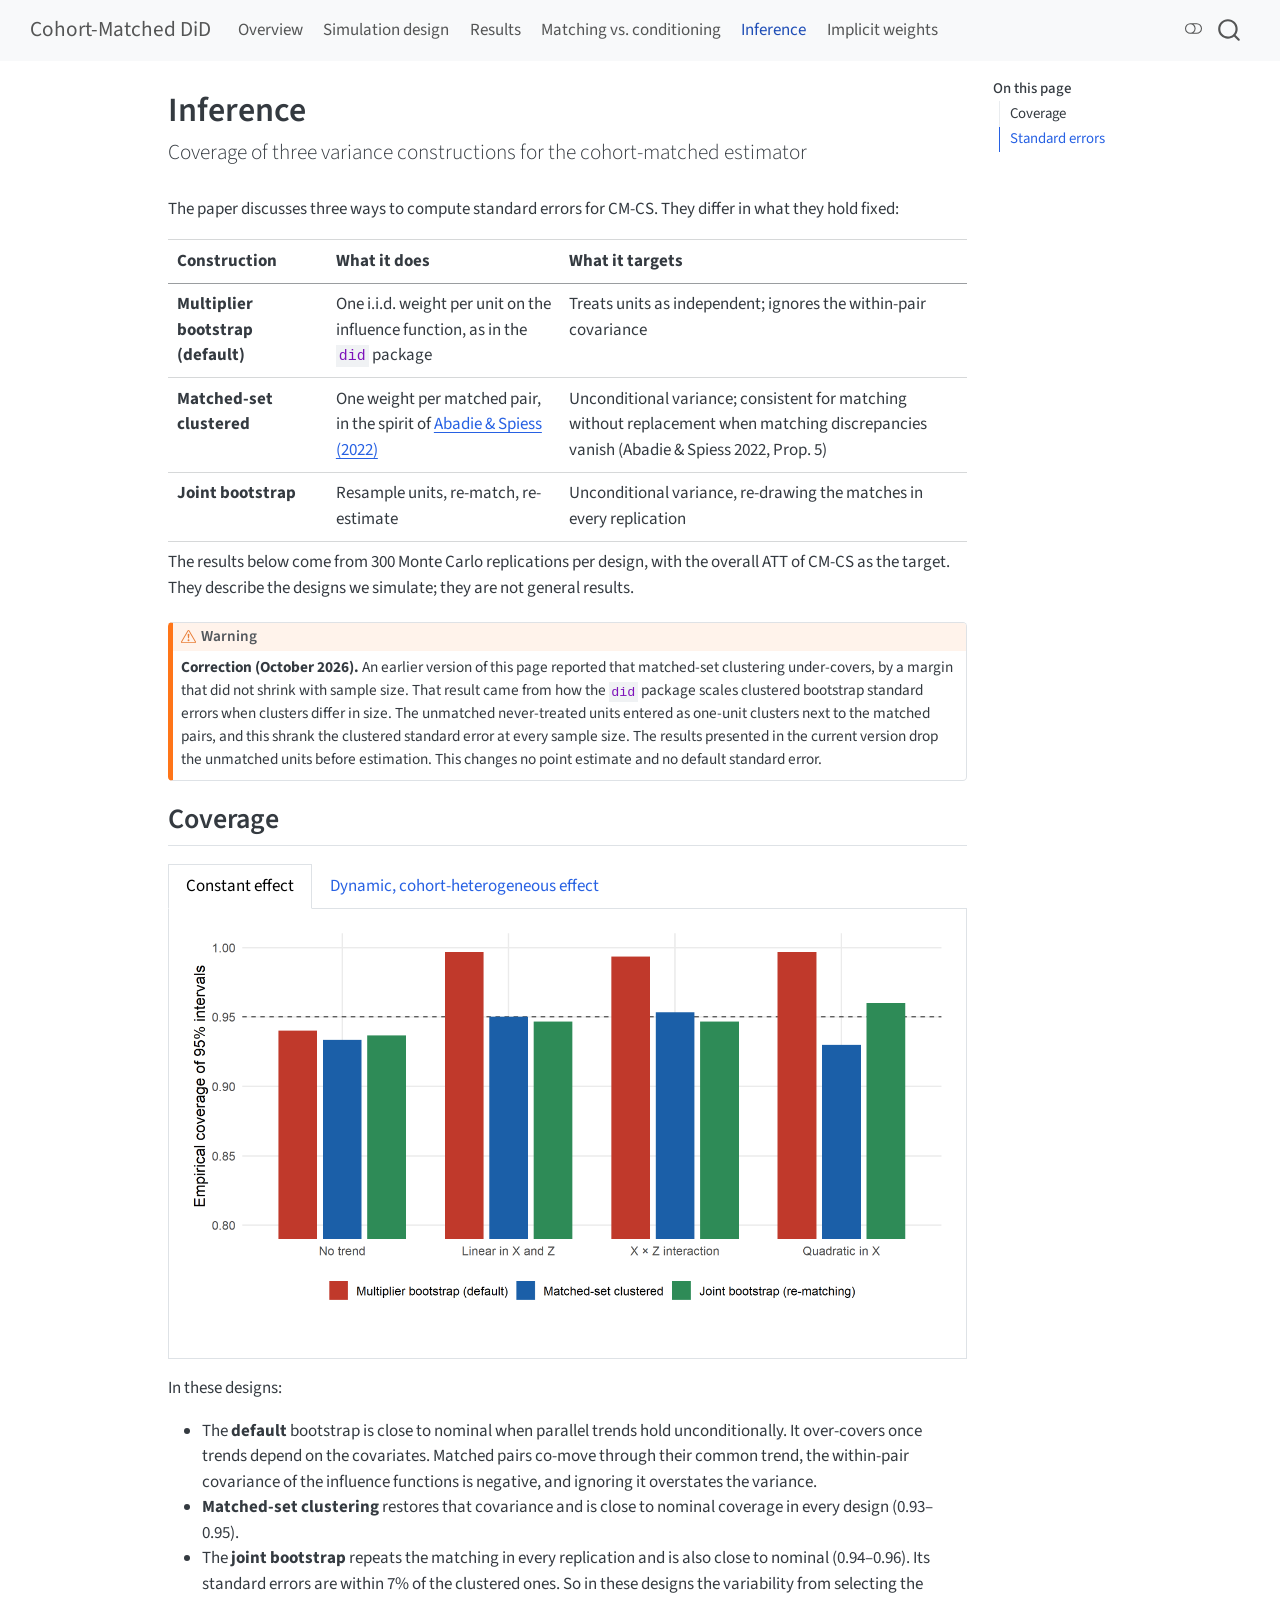
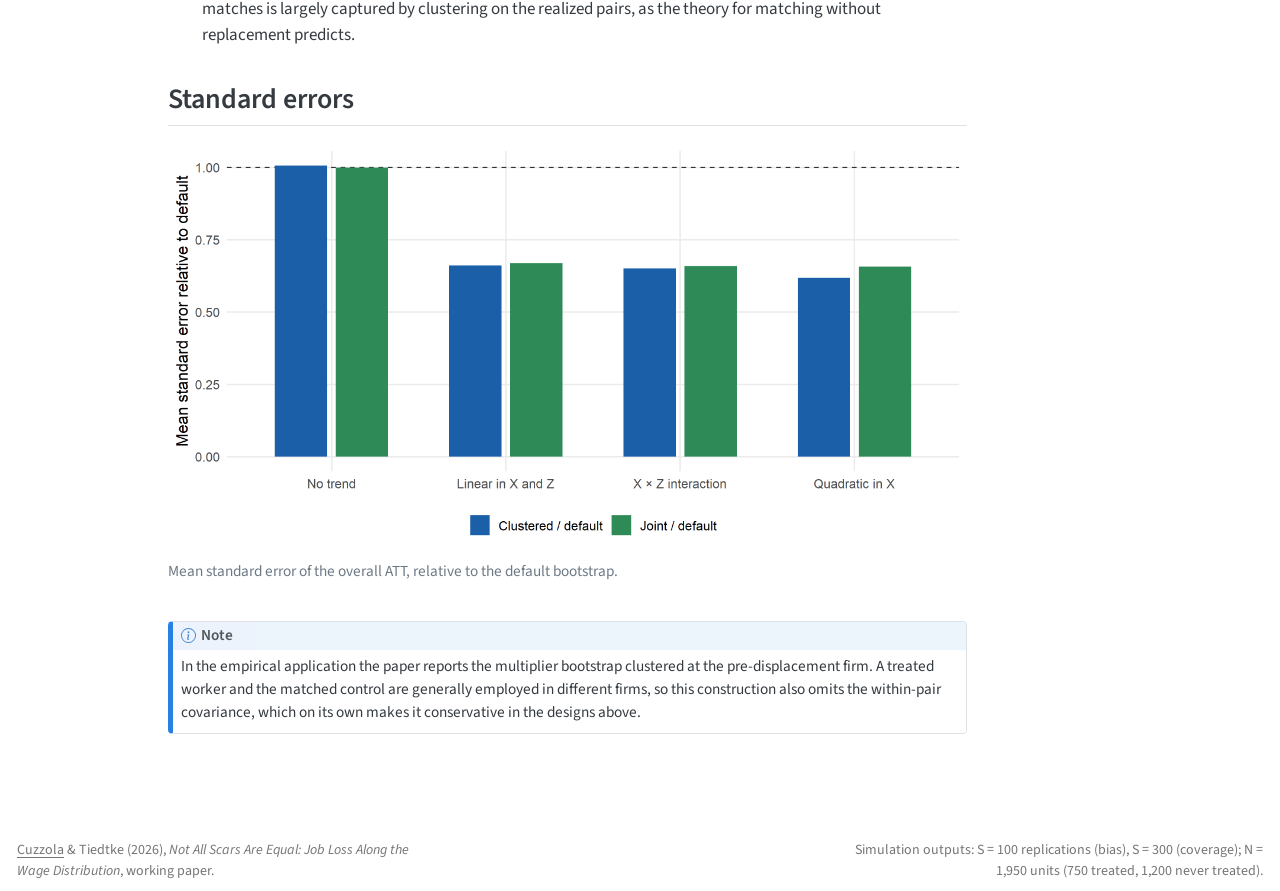
<file: inference.html>
<!DOCTYPE html>
<html xmlns="http://www.w3.org/1999/xhtml" lang="en" xml:lang="en"><head>

<meta charset="utf-8">
<meta name="generator" content="quarto-1.10.19">

<meta name="viewport" content="width=device-width, initial-scale=1.0, user-scalable=yes">


<title>Inference – Cohort-Matched DiD</title>
<style>
/* Default styles provided by pandoc.
** See https://pandoc.org/MANUAL.html#variables-for-html for config info.
*/
span.smallcaps{font-variant: small-caps;}
div.columns{display: flex; gap: 1.5em;}
div.column{flex: auto;}
@media screen {
div.columns{gap: min(4vw, 1.5em);}
div.column{overflow-x: auto;}
}
div.hanging-indent{margin-left: 1.5em; text-indent: -1.5em;}
ul.task-list{list-style: none;}
ul.task-list li input[type="checkbox"] {
  width: 0.8em;
  margin: 0 0.8em 0.2em -1em; /* quarto-specific, see https://github.com/quarto-dev/quarto-cli/issues/4556 */ 
  vertical-align: middle;
}
</style>


<script src="site_libs/quarto-nav/quarto-nav.js"></script>
<script src="site_libs/quarto-nav/headroom.min.js"></script>
<script src="site_libs/clipboard/clipboard.min.js"></script>
<script src="site_libs/quarto-search/autocomplete.umd.js"></script>
<script src="site_libs/quarto-search/fuse.min.js"></script>
<script src="site_libs/quarto-search/quarto-search.js"></script>
<meta name="quarto:offset" content="./">
<script src="site_libs/quarto-html/quarto.js" type="module"></script>
<script src="site_libs/quarto-html/tabsets/tabsets.js" type="module"></script>
<script src="site_libs/quarto-html/popper.min.js"></script>
<script src="site_libs/quarto-html/tippy.umd.min.js"></script>
<script src="site_libs/quarto-html/anchor.min.js"></script>
<link href="site_libs/quarto-html/tippy.css" rel="stylesheet">
<link href="site_libs/quarto-html/quarto-syntax-highlighting-bf27225e3a48a9273f3daa8f8e829971.css" rel="stylesheet" class="quarto-color-scheme" id="quarto-text-highlighting-styles">
<link href="site_libs/quarto-html/quarto-syntax-highlighting-dark-b626d73c4c936ccc3cb08be7d45d1df6.css" rel="stylesheet" class="quarto-color-scheme quarto-color-alternate" id="quarto-text-highlighting-styles">
<link href="site_libs/quarto-html/quarto-syntax-highlighting-bf27225e3a48a9273f3daa8f8e829971.css" rel="stylesheet" class="quarto-color-scheme-extra" id="quarto-text-highlighting-styles">
<script src="site_libs/bootstrap/bootstrap.min.js"></script>
<link href="site_libs/bootstrap/bootstrap-icons.css" rel="stylesheet">
<link href="site_libs/bootstrap/bootstrap-172ba59bd5e0b52282274ba0c0cc16fc.min.css" rel="stylesheet" append-hash="true" class="quarto-color-scheme" id="quarto-bootstrap" data-mode="light">
<link href="site_libs/bootstrap/bootstrap-dark-8b348f4b4b74a528bf910da1e8c5139e.min.css" rel="stylesheet" append-hash="true" class="quarto-color-scheme quarto-color-alternate" id="quarto-bootstrap" data-mode="dark">
<link href="site_libs/bootstrap/bootstrap-172ba59bd5e0b52282274ba0c0cc16fc.min.css" rel="stylesheet" append-hash="true" class="quarto-color-scheme-extra" id="quarto-bootstrap" data-mode="light">
<script id="quarto-search-options" type="application/json">{
  "location": "navbar",
  "copy-button": false,
  "collapse-after": 3,
  "panel-placement": "end",
  "type": "overlay",
  "limit": 50,
  "keyboard-shortcut": [
    "f",
    "/",
    "s"
  ],
  "show-item-context": false,
  "language": {
    "search-no-results-text": "No results",
    "search-matching-documents-text": "matching documents",
    "search-copy-link-title": "Copy link to search",
    "search-hide-matches-text": "Hide additional matches",
    "search-more-match-text": "more match in this document",
    "search-more-matches-text": "more matches in this document",
    "search-clear-button-title": "Clear",
    "search-text-placeholder": "",
    "search-detached-cancel-button-title": "Cancel",
    "search-submit-button-title": "Submit",
    "search-label": "Search"
  }
}</script>
<style>html{ scroll-behavior: smooth; }</style>


<link rel="stylesheet" href="styles.css">
</head>

<body class="nav-fixed quarto-light"><script id="quarto-html-before-body" type="application/javascript">
    const toggleBodyColorMode = (bsSheetEl) => {
      const mode = bsSheetEl.getAttribute("data-mode");
      const bodyEl = window.document.querySelector("body");
      if (mode === "dark") {
        bodyEl.classList.add("quarto-dark");
        bodyEl.classList.remove("quarto-light");
      } else {
        bodyEl.classList.add("quarto-light");
        bodyEl.classList.remove("quarto-dark");
      }
    }
    const toggleBodyColorPrimary = () => {
      const bsSheetEl = window.document.querySelector("link#quarto-bootstrap:not([rel=disabled-stylesheet])");
      if (bsSheetEl) {
        toggleBodyColorMode(bsSheetEl);
      }
    }
    const setColorSchemeToggle = (alternate) => {
      const toggles = window.document.querySelectorAll('.quarto-color-scheme-toggle');
      for (let i=0; i < toggles.length; i++) {
        const toggle = toggles[i];
        if (toggle) {
          if (alternate) {
            toggle.classList.add("alternate");
          } else {
            toggle.classList.remove("alternate");
          }
        }
      }
    };
    const toggleColorMode = (alternate) => {
      // Switch the stylesheets
      const primaryStylesheets = window.document.querySelectorAll('link.quarto-color-scheme:not(.quarto-color-alternate)');
      const alternateStylesheets = window.document.querySelectorAll('link.quarto-color-scheme.quarto-color-alternate');
      manageTransitions('#quarto-margin-sidebar .nav-link', false);
      if (alternate) {
        // note: dark is layered on light, we don't disable primary!
        enableStylesheet(alternateStylesheets);
        for (const sheetNode of alternateStylesheets) {
          if (sheetNode.id === "quarto-bootstrap") {
            toggleBodyColorMode(sheetNode);
          }
        }
      } else {
        disableStylesheet(alternateStylesheets);
        enableStylesheet(primaryStylesheets)
        toggleBodyColorPrimary();
      }
      manageTransitions('#quarto-margin-sidebar .nav-link', true);
      // Switch the toggles
      setColorSchemeToggle(alternate)
      // Hack to workaround the fact that safari doesn't
      // properly recolor the scrollbar when toggling (#1455)
      if (navigator.userAgent.indexOf('Safari') > 0 && navigator.userAgent.indexOf('Chrome') == -1) {
        manageTransitions("body", false);
        window.scrollTo(0, 1);
        setTimeout(() => {
          window.scrollTo(0, 0);
          manageTransitions("body", true);
        }, 40);
      }
    }
    const disableStylesheet = (stylesheets) => {
      for (let i=0; i < stylesheets.length; i++) {
        const stylesheet = stylesheets[i];
        stylesheet.rel = 'disabled-stylesheet';
      }
    }
    const enableStylesheet = (stylesheets) => {
      for (let i=0; i < stylesheets.length; i++) {
        const stylesheet = stylesheets[i];
        if(stylesheet.rel !== 'stylesheet') { // for Chrome, which will still FOUC without this check
          stylesheet.rel = 'stylesheet';
        }
      }
    }
    const manageTransitions = (selector, allowTransitions) => {
      const els = window.document.querySelectorAll(selector);
      for (let i=0; i < els.length; i++) {
        const el = els[i];
        if (allowTransitions) {
          el.classList.remove('notransition');
        } else {
          el.classList.add('notransition');
        }
      }
    }
    const isFileUrl = () => {
      return window.location.protocol === 'file:';
    }
    const hasAlternateSentinel = () => {
      let styleSentinel = getColorSchemeSentinel();
      if (styleSentinel !== null) {
        return styleSentinel === "alternate";
      } else {
        return false;
      }
    }
    const setStyleSentinel = (alternate) => {
      const value = alternate ? "alternate" : "default";
      if (!isFileUrl()) {
        window.localStorage.setItem("quarto-color-scheme", value);
      } else {
        localAlternateSentinel = value;
      }
    }
    const getColorSchemeSentinel = () => {
      if (!isFileUrl()) {
        const storageValue = window.localStorage.getItem("quarto-color-scheme");
        return storageValue != null ? storageValue : localAlternateSentinel;
      } else {
        return localAlternateSentinel;
      }
    }
    const toggleGiscusIfUsed = (isAlternate, darkModeDefault) => {
      const baseTheme = document.querySelector('#giscus-base-theme')?.value ?? 'light';
      const alternateTheme = document.querySelector('#giscus-alt-theme')?.value ?? 'dark';
      let newTheme = '';
      if(authorPrefersDark) {
        newTheme = isAlternate ? baseTheme : alternateTheme;
      } else {
        newTheme = isAlternate ? alternateTheme : baseTheme;
      }
      const changeGiscusTheme = () => {
        // From: https://github.com/giscus/giscus/issues/336
        const sendMessage = (message) => {
          const iframe = document.querySelector('iframe.giscus-frame');
          if (!iframe) return;
          iframe.contentWindow.postMessage({ giscus: message }, 'https://giscus.app');
        }
        sendMessage({
          setConfig: {
            theme: newTheme
          }
        });
      }
      const isGiscussLoaded = window.document.querySelector('iframe.giscus-frame') !== null;
      if (isGiscussLoaded) {
        changeGiscusTheme();
      }
    };
    const authorPrefersDark = false;
    const darkModeDefault = authorPrefersDark;
      document.querySelector('link#quarto-text-highlighting-styles.quarto-color-scheme-extra').rel = 'disabled-stylesheet';
      document.querySelector('link#quarto-bootstrap.quarto-color-scheme-extra').rel = 'disabled-stylesheet';
    let localAlternateSentinel = darkModeDefault ? 'alternate' : 'default';
    // Dark / light mode switch
    window.quartoToggleColorScheme = () => {
      // Read the current dark / light value
      let toAlternate = !hasAlternateSentinel();
      toggleColorMode(toAlternate);
      setStyleSentinel(toAlternate);
      toggleGiscusIfUsed(toAlternate, darkModeDefault);
      window.dispatchEvent(new Event('resize'));
    };
    // Switch to dark mode if need be
    if (hasAlternateSentinel()) {
      toggleColorMode(true);
    } else {
      toggleColorMode(false);
    }
  </script>

<div id="quarto-search-results"></div>
  <header id="quarto-header" class="headroom fixed-top">
    <nav class="navbar navbar-expand-lg " data-bs-theme="dark">
      <div class="navbar-container container-fluid">
      <div class="navbar-brand-container mx-auto">
    <a class="navbar-brand" href="./index.html">
    <span class="navbar-title">Cohort-Matched DiD</span>
    </a>
  </div>
            <div id="quarto-search" class="" title="Search"></div>
          <button class="navbar-toggler" type="button" data-bs-toggle="collapse" data-bs-target="#navbarCollapse" aria-controls="navbarCollapse" role="menu" aria-expanded="false" aria-label="Toggle navigation" onclick="if (window.quartoToggleHeadroom) { window.quartoToggleHeadroom(); }">
  <span class="navbar-toggler-icon"></span>
</button>
          <div class="collapse navbar-collapse" id="navbarCollapse">
            <ul class="navbar-nav navbar-nav-scroll me-auto">
  <li class="nav-item">
    <a class="nav-link" href="./index.html"> 
<span class="menu-text">Overview</span></a>
  </li>  
  <li class="nav-item">
    <a class="nav-link" href="./design.html"> 
<span class="menu-text">Simulation design</span></a>
  </li>  
  <li class="nav-item">
    <a class="nav-link" href="./results.html"> 
<span class="menu-text">Results</span></a>
  </li>  
  <li class="nav-item">
    <a class="nav-link" href="./conditioning.html"> 
<span class="menu-text">Matching vs.&nbsp;conditioning</span></a>
  </li>  
  <li class="nav-item">
    <a class="nav-link active" href="./inference.html" aria-current="page"> 
<span class="menu-text">Inference</span></a>
  </li>  
  <li class="nav-item">
    <a class="nav-link" href="./weights.html"> 
<span class="menu-text">Implicit weights</span></a>
  </li>  
</ul>
          </div> <!-- /navcollapse -->
            <div class="quarto-navbar-tools">
  <a href="" class="quarto-color-scheme-toggle quarto-navigation-tool  px-1" onclick="window.quartoToggleColorScheme(); return false;" title="Toggle dark mode"><i class="bi"></i></a>
</div>
      </div> <!-- /container-fluid -->
    </nav>
</header>
<!-- content -->
<div id="quarto-content" class="quarto-container page-columns page-rows-contents page-layout-article page-navbar">
<!-- sidebar -->
<!-- margin-sidebar -->
    <div id="quarto-margin-sidebar" class="sidebar margin-sidebar">
        <nav id="TOC" role="doc-toc" class="toc-active">
    <h2 id="toc-title">On this page</h2>
   
  <ul class="collapse">
  <li><a href="#coverage" id="toc-coverage" class="nav-link active" data-scroll-target="#coverage">Coverage</a></li>
  <li><a href="#standard-errors" id="toc-standard-errors" class="nav-link" data-scroll-target="#standard-errors">Standard errors</a></li>
  </ul>
</nav>
    </div>
<!-- main -->
<main class="content" id="quarto-document-content">


<header id="title-block-header" class="quarto-title-block default">
<div class="quarto-title">
<h1 class="title">Inference</h1>
<p class="subtitle lead">Coverage of three variance constructions for the cohort-matched estimator</p>
</div>



<div class="quarto-title-meta">

    
  
    
  </div>
  


</header>


<p>The paper discusses three ways to compute standard errors for CM-CS. They differ in what they hold fixed:</p>
<table class="caption-top table">
<thead>
<tr class="header">
<th>Construction</th>
<th>What it does</th>
<th>What it targets</th>
</tr>
</thead>
<tbody>
<tr class="odd">
<td><strong>Multiplier bootstrap (default)</strong></td>
<td>One i.i.d. weight per unit on the influence function, as in the <code>did</code> package</td>
<td>Treats units as independent; ignores the within-pair covariance</td>
</tr>
<tr class="even">
<td><strong>Matched-set clustered</strong></td>
<td>One weight per matched pair, in the spirit of <a href="https://doi.org/10.1080/01621459.2020.1840383">Abadie &amp; Spiess (2022)</a></td>
<td>Unconditional variance; consistent for matching without replacement when matching discrepancies vanish (Abadie &amp; Spiess 2022, Prop. 5)</td>
</tr>
<tr class="odd">
<td><strong>Joint bootstrap</strong></td>
<td>Resample units, re-match, re-estimate</td>
<td>Unconditional variance, re-drawing the matches in every replication</td>
</tr>
</tbody>
</table>
<p>The results below come from 300 Monte Carlo replications per design, with the overall ATT of CM-CS as the target. They describe the designs we simulate; they are not general results.</p>
<div class="callout callout-style-default callout-warning callout-titled">
<div class="callout-header d-flex align-content-center">
<div class="callout-icon-container">
<i class="callout-icon"></i>
</div>
<div class="callout-title-container flex-fill">
Warning
</div>
</div>
<div class="callout-body-container callout-body">
<p><strong>Correction (October 2026).</strong> An earlier version of this page reported that matched-set clustering under-covers, by a margin that did not shrink with sample size. That result came from how the <code>did</code> package scales clustered bootstrap standard errors when clusters differ in size. The unmatched never-treated units entered as one-unit clusters next to the matched pairs, and this shrank the clustered standard error at every sample size. The results presented in the current version drop the unmatched units before estimation. This changes no point estimate and no default standard error.</p>
</div>
</div>
<section id="coverage" class="level2">
<h2 class="anchored" data-anchor-id="coverage">Coverage</h2>
<div class="tabset-margin-container"></div><div class="panel-tabset">
<ul class="nav nav-tabs" role="tablist"><li class="nav-item" role="presentation"><a class="nav-link active" id="tabset-1-1-tab" data-bs-toggle="tab" data-bs-target="#tabset-1-1" role="tab" aria-controls="tabset-1-1" aria-selected="true" href="">Constant effect</a></li><li class="nav-item" role="presentation"><a class="nav-link" id="tabset-1-2-tab" data-bs-toggle="tab" data-bs-target="#tabset-1-2" role="tab" aria-controls="tabset-1-2" aria-selected="false" href="">Dynamic, cohort-heterogeneous effect</a></li></ul>
<div class="tab-content">
<div id="tabset-1-1" class="tab-pane active" role="tabpanel" aria-labelledby="tabset-1-1-tab">
<div class="cell">
<div class="cell-output-display">
<div>
<figure class="figure">
<p><img src="inference_files/figure-html/unnamed-chunk-2-1.png" class="img-fluid figure-img" width="1350"></p>
</figure>
</div>
</div>
</div>
</div>
<div id="tabset-1-2" class="tab-pane" role="tabpanel" aria-labelledby="tabset-1-2-tab">
<div class="cell">
<div class="cell-output-display">
<div>
<figure class="figure">
<p><img src="inference_files/figure-html/unnamed-chunk-3-1.png" class="img-fluid figure-img" width="1350"></p>
</figure>
</div>
</div>
</div>
</div>
</div>
</div>
<p>In these designs:</p>
<ul>
<li>The <strong>default</strong> bootstrap is close to nominal when parallel trends hold unconditionally. It over-covers once trends depend on the covariates. Matched pairs co-move through their common trend, the within-pair covariance of the influence functions is negative, and ignoring it overstates the variance.</li>
<li><strong>Matched-set clustering</strong> restores that covariance and is close to nominal coverage in every design (0.93–0.95).</li>
<li>The <strong>joint bootstrap</strong> repeats the matching in every replication and is also close to nominal (0.94–0.96). Its standard errors are within 7% of the clustered ones. So in these designs the variability from selecting the matches is largely captured by clustering on the realized pairs, as the theory for matching without replacement predicts.</li>
</ul>
</section>
<section id="standard-errors" class="level2">
<h2 class="anchored" data-anchor-id="standard-errors">Standard errors</h2>
<div class="cell">
<div class="cell-output-display">
<div class="quarto-figure quarto-figure-center">
<figure class="figure">
<p><img src="inference_files/figure-html/unnamed-chunk-5-1.png" class="img-fluid figure-img" width="1350"></p>
<figcaption>Mean standard error of the overall ATT, relative to the default bootstrap.</figcaption>
</figure>
</div>
</div>
</div>
<div class="callout callout-style-default callout-note callout-titled">
<div class="callout-header d-flex align-content-center">
<div class="callout-icon-container">
<i class="callout-icon"></i>
</div>
<div class="callout-title-container flex-fill">
Note
</div>
</div>
<div class="callout-body-container callout-body">
<p>In the empirical application the paper reports the multiplier bootstrap clustered at the pre-displacement firm. A treated worker and the matched control are generally employed in different firms, so this construction also omits the within-pair covariance, which on its own makes it conservative in the designs above.</p>
</div>
</div>


</section>

</main> <!-- /main -->
<script id="quarto-html-after-body" type="application/javascript">
  window.document.addEventListener("DOMContentLoaded", function (event) {
    // Ensure there is a toggle, if there isn't float one in the top right
    if (window.document.querySelector('.quarto-color-scheme-toggle') === null) {
      const a = window.document.createElement('a');
      a.classList.add('top-right');
      a.classList.add('quarto-color-scheme-toggle');
      a.href = "";
      a.onclick = function() { try { window.quartoToggleColorScheme(); } catch {} return false; };
      const i = window.document.createElement("i");
      i.classList.add('bi');
      a.appendChild(i);
      window.document.body.appendChild(a);
    }
    setColorSchemeToggle(hasAlternateSentinel())
    const icon = "";
    const anchorJS = new window.AnchorJS();
    anchorJS.options = {
      placement: 'right',
      icon: icon
    };
    anchorJS.add('.anchored');
    const isCodeAnnotation = (el) => {
      for (const clz of el.classList) {
        if (clz.startsWith('code-annotation-')) {                     
          return true;
        }
      }
      return false;
    }
    const onCopySuccess = function(e) {
      // button target
      const button = e.trigger;
      // don't keep focus
      button.blur();
      // flash "checked"
      button.classList.add('code-copy-button-checked');
      var currentTitle = button.getAttribute("title");
      button.setAttribute("title", "Copied!");
      let tooltip;
      if (window.bootstrap) {
        button.setAttribute("data-bs-toggle", "tooltip");
        button.setAttribute("data-bs-placement", "left");
        button.setAttribute("data-bs-title", "Copied!");
        tooltip = new bootstrap.Tooltip(button, 
          { trigger: "manual", 
            customClass: "code-copy-button-tooltip",
            offset: [0, -8]});
        tooltip.show();    
      }
      setTimeout(function() {
        if (tooltip) {
          tooltip.hide();
          button.removeAttribute("data-bs-title");
          button.removeAttribute("data-bs-toggle");
          button.removeAttribute("data-bs-placement");
        }
        button.setAttribute("title", currentTitle);
        button.classList.remove('code-copy-button-checked');
      }, 1000);
      // clear code selection
      e.clearSelection();
    }
    const getTextToCopy = function(trigger) {
      const outerScaffold = trigger.parentElement.cloneNode(true);
      const codeEl = outerScaffold.querySelector('code');
      for (const childEl of codeEl.children) {
        if (isCodeAnnotation(childEl)) {
          childEl.remove();
        }
      }
      return codeEl.innerText;
    }
    const clipboard = new window.ClipboardJS('.code-copy-button:not([data-in-quarto-modal])', {
      text: getTextToCopy
    });
    clipboard.on('success', onCopySuccess);
    if (window.document.getElementById('quarto-embedded-source-code-modal')) {
      const clipboardModal = new window.ClipboardJS('.code-copy-button[data-in-quarto-modal]', {
        text: getTextToCopy,
        container: window.document.getElementById('quarto-embedded-source-code-modal')
      });
      clipboardModal.on('success', onCopySuccess);
    }
      var localhostRegex = new RegExp(/^(?:http|https):\/\/localhost\:?[0-9]*\//);
      var mailtoRegex = new RegExp(/^mailto:/);
        var filterRegex = new RegExp("https:\/\/acuz\.github\.io\/cohort-matched-did\/");
      var isInternal = (href) => {
          return filterRegex.test(href) || localhostRegex.test(href) || mailtoRegex.test(href);
      }
      // Inspect non-navigation links and adorn them if external
     var links = window.document.querySelectorAll('a[href]:not(.nav-link):not(.navbar-brand):not(.toc-action):not(.sidebar-link):not(.sidebar-item-toggle):not(.pagination-link):not(.no-external):not([aria-hidden]):not(.dropdown-item):not(.quarto-navigation-tool):not(.about-link)');
      for (var i=0; i<links.length; i++) {
        const link = links[i];
        if (!isInternal(link.href)) {
          // undo the damage that might have been done by quarto-nav.js in the case of
          // links that we want to consider external
          if (link.dataset.originalHref !== undefined) {
            link.href = link.dataset.originalHref;
          }
        }
      }
    function tippyHover(el, contentFn, onTriggerFn, onUntriggerFn) {
      const config = {
        allowHTML: true,
        maxWidth: 500,
        delay: 100,
        arrow: false,
        appendTo: function(el) {
            return el.parentElement;
        },
        interactive: true,
        interactiveBorder: 10,
        theme: 'quarto',
        placement: 'bottom-start',
      };
      if (contentFn) {
        config.content = contentFn;
      }
      if (onTriggerFn) {
        config.onTrigger = onTriggerFn;
      }
      if (onUntriggerFn) {
        config.onUntrigger = onUntriggerFn;
      }
      window.tippy(el, config); 
    }
    const noterefs = window.document.querySelectorAll('a[role="doc-noteref"]');
    for (var i=0; i<noterefs.length; i++) {
      const ref = noterefs[i];
      tippyHover(ref, function() {
        // use id or data attribute instead here
        let href = ref.getAttribute('data-footnote-href') || ref.getAttribute('href');
        try { href = new URL(href).hash; } catch {}
        const id = href.replace(/^#\/?/, "");
        const note = window.document.getElementById(id);
        if (note) {
          return note.innerHTML;
        } else {
          return "";
        }
      });
    }
    const xrefs = window.document.querySelectorAll('a.quarto-xref');
    const processXRef = (id, note) => {
      // Strip column container classes
      const stripColumnClz = (el) => {
        el.classList.remove("page-full", "page-columns");
        if (el.children) {
          for (const child of el.children) {
            stripColumnClz(child);
          }
        }
      }
      stripColumnClz(note)
      if (id === null || id.startsWith('sec-')) {
        // Special case sections, only their first couple elements
        const container = document.createElement("div");
        if (note.children && note.children.length > 2) {
          container.appendChild(note.children[0].cloneNode(true));
          for (let i = 1; i < note.children.length; i++) {
            const child = note.children[i];
            if (child.tagName === "P" && child.innerText === "") {
              continue;
            } else {
              container.appendChild(child.cloneNode(true));
              break;
            }
          }
          if (window.Quarto?.typesetMath) {
            window.Quarto.typesetMath(container);
          }
          return container.innerHTML
        } else {
          if (window.Quarto?.typesetMath) {
            window.Quarto.typesetMath(note);
          }
          return note.innerHTML;
        }
      } else {
        // Remove any anchor links if they are present
        const anchorLink = note.querySelector('a.anchorjs-link');
        if (anchorLink) {
          anchorLink.remove();
        }
        if (window.Quarto?.typesetMath) {
          window.Quarto.typesetMath(note);
        }
        if (note.classList.contains("callout")) {
          return note.outerHTML;
        } else {
          return note.innerHTML;
        }
      }
    }
    for (var i=0; i<xrefs.length; i++) {
      const xref = xrefs[i];
      tippyHover(xref, undefined, function(instance) {
        instance.disable();
        let url = xref.getAttribute('href');
        let hash = undefined; 
        if (url.startsWith('#')) {
          hash = url;
        } else {
          try { hash = new URL(url).hash; } catch {}
        }
        if (hash) {
          const id = hash.replace(/^#\/?/, "");
          const note = window.document.getElementById(id);
          if (note !== null) {
            try {
              const html = processXRef(id, note.cloneNode(true));
              instance.setContent(html);
            } finally {
              instance.enable();
              instance.show();
            }
          } else {
            // See if we can fetch this
            fetch(url.split('#')[0])
            .then(res => res.text())
            .then(html => {
              const parser = new DOMParser();
              const htmlDoc = parser.parseFromString(html, "text/html");
              const note = htmlDoc.getElementById(id);
              if (note !== null) {
                const html = processXRef(id, note);
                instance.setContent(html);
              } 
            }).finally(() => {
              instance.enable();
              instance.show();
            });
          }
        } else {
          // See if we can fetch a full url (with no hash to target)
          // This is a special case and we should probably do some content thinning / targeting
          fetch(url)
          .then(res => res.text())
          .then(html => {
            const parser = new DOMParser();
            const htmlDoc = parser.parseFromString(html, "text/html");
            const note = htmlDoc.querySelector('main.content');
            if (note !== null) {
              // This should only happen for chapter cross references
              // (since there is no id in the URL)
              // remove the first header
              if (note.children.length > 0 && note.children[0].tagName === "HEADER") {
                note.children[0].remove();
              }
              const html = processXRef(null, note);
              instance.setContent(html);
            } 
          }).finally(() => {
            instance.enable();
            instance.show();
          });
        }
      }, function(instance) {
      });
    }
        let selectedAnnoteEl;
        const selectorForAnnotation = ( cell, annotation) => {
          let cellAttr = 'data-code-cell="' + cell + '"';
          let lineAttr = 'data-code-annotation="' +  annotation + '"';
          const selector = 'span[' + cellAttr + '][' + lineAttr + ']';
          return selector;
        }
        const selectCodeLines = (annoteEl) => {
          const doc = window.document;
          const targetCell = annoteEl.getAttribute("data-target-cell");
          const targetAnnotation = annoteEl.getAttribute("data-target-annotation");
          const annoteSpan = window.document.querySelector(selectorForAnnotation(targetCell, targetAnnotation));
          const lines = annoteSpan.getAttribute("data-code-lines").split(",");
          const lineIds = lines.map((line) => {
            return targetCell + "-" + line;
          })
          let top = null;
          let height = null;
          let parent = null;
          if (lineIds.length > 0) {
              //compute the position of the single el (top and bottom and make a div)
              const el = window.document.getElementById(lineIds[0]);
              top = el.offsetTop;
              height = el.offsetHeight;
              parent = el.parentElement.parentElement;
            if (lineIds.length > 1) {
              const lastEl = window.document.getElementById(lineIds[lineIds.length - 1]);
              const bottom = lastEl.offsetTop + lastEl.offsetHeight;
              height = bottom - top;
            }
            if (top !== null && height !== null && parent !== null) {
              // cook up a div (if necessary) and position it 
              let div = window.document.getElementById("code-annotation-line-highlight");
              if (div === null) {
                div = window.document.createElement("div");
                div.setAttribute("id", "code-annotation-line-highlight");
                div.style.position = 'absolute';
                parent.appendChild(div);
              }
              div.style.top = top - 2 + "px";
              div.style.height = height + 4 + "px";
              div.style.left = 0;
              let gutterDiv = window.document.getElementById("code-annotation-line-highlight-gutter");
              if (gutterDiv === null) {
                gutterDiv = window.document.createElement("div");
                gutterDiv.setAttribute("id", "code-annotation-line-highlight-gutter");
                gutterDiv.style.position = 'absolute';
                const codeCell = window.document.getElementById(targetCell);
                const gutter = codeCell.querySelector('.code-annotation-gutter');
                gutter.appendChild(gutterDiv);
              }
              gutterDiv.style.top = top - 2 + "px";
              gutterDiv.style.height = height + 4 + "px";
            }
            selectedAnnoteEl = annoteEl;
          }
        };
        const unselectCodeLines = () => {
          const elementsIds = ["code-annotation-line-highlight", "code-annotation-line-highlight-gutter"];
          elementsIds.forEach((elId) => {
            const div = window.document.getElementById(elId);
            if (div) {
              div.remove();
            }
          });
          selectedAnnoteEl = undefined;
        };
          // Handle positioning of the toggle
      window.addEventListener(
        "resize",
        throttle(() => {
          elRect = undefined;
          if (selectedAnnoteEl) {
            selectCodeLines(selectedAnnoteEl);
          }
        }, 10)
      );
      function throttle(fn, ms) {
      let throttle = false;
      let timer;
        return (...args) => {
          if(!throttle) { // first call gets through
              fn.apply(this, args);
              throttle = true;
          } else { // all the others get throttled
              if(timer) clearTimeout(timer); // cancel #2
              timer = setTimeout(() => {
                fn.apply(this, args);
                timer = throttle = false;
              }, ms);
          }
        };
      }
        // Attach click handler to the DT
        const annoteDls = window.document.querySelectorAll('dt[data-target-cell]');
        for (const annoteDlNode of annoteDls) {
          annoteDlNode.addEventListener('click', (event) => {
            const clickedEl = event.target;
            if (clickedEl !== selectedAnnoteEl) {
              unselectCodeLines();
              const activeEl = window.document.querySelector('dt[data-target-cell].code-annotation-active');
              if (activeEl) {
                activeEl.classList.remove('code-annotation-active');
              }
              selectCodeLines(clickedEl);
              clickedEl.classList.add('code-annotation-active');
            } else {
              // Unselect the line
              unselectCodeLines();
              clickedEl.classList.remove('code-annotation-active');
            }
          });
        }
    const findCites = (el) => {
      const parentEl = el.parentElement;
      if (parentEl) {
        const cites = parentEl.dataset.cites;
        if (cites) {
          return {
            el,
            cites: cites.split(' ')
          };
        } else {
          return findCites(el.parentElement)
        }
      } else {
        return undefined;
      }
    };
    var bibliorefs = window.document.querySelectorAll('a[role="doc-biblioref"]');
    for (var i=0; i<bibliorefs.length; i++) {
      const ref = bibliorefs[i];
      const citeInfo = findCites(ref);
      if (citeInfo) {
        tippyHover(citeInfo.el, function() {
          var popup = window.document.createElement('div');
          citeInfo.cites.forEach(function(cite) {
            var citeDiv = window.document.createElement('div');
            citeDiv.classList.add('hanging-indent');
            citeDiv.classList.add('csl-entry');
            var biblioDiv = window.document.getElementById('ref-' + cite);
            if (biblioDiv) {
              citeDiv.innerHTML = biblioDiv.innerHTML;
            }
            popup.appendChild(citeDiv);
          });
          return popup.innerHTML;
        });
      }
    }
  });
  </script>
</div> <!-- /content -->
<footer class="footer">
  <div class="nav-footer">
    <div class="nav-footer-left">
<p><a href="https://acuz.github.io">Cuzzola</a> &amp; Tiedtke (2026), <em>Not All Scars Are Equal: Job Loss Along the Wage Distribution</em>, working paper.</p>
</div>   
    <div class="nav-footer-center">
      &nbsp;
    </div>
    <div class="nav-footer-right">
<p>Simulation outputs: S = 100 replications (bias), S = 300 (coverage); N = 1,950 units (750 treated, 1,200 never treated).</p>
</div>
  </div>
</footer>




<script src="site_libs/quarto-html/zenscroll-min.js"></script>
</body></html>
</file>
<file: site_libs/quarto-html/tippy.css>
.tippy-box[data-animation=fade][data-state=hidden]{opacity:0}[data-tippy-root]{max-width:calc(100vw - 10px)}.tippy-box{position:relative;background-color:#333;color:#fff;border-radius:4px;font-size:14px;line-height:1.4;white-space:normal;outline:0;transition-property:transform,visibility,opacity}.tippy-box[data-placement^=top]>.tippy-arrow{bottom:0}.tippy-box[data-placement^=top]>.tippy-arrow:before{bottom:-7px;left:0;border-width:8px 8px 0;border-top-color:initial;transform-origin:center top}.tippy-box[data-placement^=bottom]>.tippy-arrow{top:0}.tippy-box[data-placement^=bottom]>.tippy-arrow:before{top:-7px;left:0;border-width:0 8px 8px;border-bottom-color:initial;transform-origin:center bottom}.tippy-box[data-placement^=left]>.tippy-arrow{right:0}.tippy-box[data-placement^=left]>.tippy-arrow:before{border-width:8px 0 8px 8px;border-left-color:initial;right:-7px;transform-origin:center left}.tippy-box[data-placement^=right]>.tippy-arrow{left:0}.tippy-box[data-placement^=right]>.tippy-arrow:before{left:-7px;border-width:8px 8px 8px 0;border-right-color:initial;transform-origin:center right}.tippy-box[data-inertia][data-state=visible]{transition-timing-function:cubic-bezier(.54,1.5,.38,1.11)}.tippy-arrow{width:16px;height:16px;color:#333}.tippy-arrow:before{content:"";position:absolute;border-color:transparent;border-style:solid}.tippy-content{position:relative;padding:5px 9px;z-index:1}
</file>
<file: site_libs/quarto-html/quarto-syntax-highlighting-bf27225e3a48a9273f3daa8f8e829971.css>
/* quarto syntax highlight colors */
:root {
  --quarto-hl-ot-color: #003B4F;
  --quarto-hl-at-color: #657422;
  --quarto-hl-ss-color: #20794D;
  --quarto-hl-an-color: #5E5E5E;
  --quarto-hl-fu-color: #4758AB;
  --quarto-hl-st-color: #20794D;
  --quarto-hl-cf-color: #003B4F;
  --quarto-hl-op-color: #5E5E5E;
  --quarto-hl-er-color: #AD0000;
  --quarto-hl-bn-color: #AD0000;
  --quarto-hl-al-color: #AD0000;
  --quarto-hl-va-color: #111111;
  --quarto-hl-bu-color: inherit;
  --quarto-hl-ex-color: inherit;
  --quarto-hl-pp-color: #AD0000;
  --quarto-hl-in-color: #5E5E5E;
  --quarto-hl-vs-color: #20794D;
  --quarto-hl-wa-color: #5E5E5E;
  --quarto-hl-do-color: #5E5E5E;
  --quarto-hl-im-color: #00769E;
  --quarto-hl-ch-color: #20794D;
  --quarto-hl-dt-color: #AD0000;
  --quarto-hl-fl-color: #AD0000;
  --quarto-hl-co-color: #5E5E5E;
  --quarto-hl-cv-color: #5E5E5E;
  --quarto-hl-cn-color: #8f5902;
  --quarto-hl-sc-color: #5E5E5E;
  --quarto-hl-dv-color: #AD0000;
  --quarto-hl-kw-color: #003B4F;
}

/* other quarto variables */
:root {
  --quarto-font-monospace: SFMono-Regular, Menlo, Monaco, Consolas, "Liberation Mono", "Courier New", monospace;
}

/* syntax highlight based on Pandoc's rules */
pre > code.sourceCode > span {
  color: #003B4F;
}

code.sourceCode > span {
  color: #003B4F;
}

div.sourceCode,
div.sourceCode pre.sourceCode {
  color: #003B4F;
}

/* Normal */
code span {
  color: #003B4F;
}

/* Alert */
code span.al {
  color: #AD0000;
  font-style: inherit;
}

/* Annotation */
code span.an {
  color: #5E5E5E;
  font-style: inherit;
}

/* Attribute */
code span.at {
  color: #657422;
  font-style: inherit;
}

/* BaseN */
code span.bn {
  color: #AD0000;
  font-style: inherit;
}

/* BuiltIn */
code span.bu {
  font-style: inherit;
}

/* ControlFlow */
code span.cf {
  color: #003B4F;
  font-weight: bold;
  font-style: inherit;
}

/* Char */
code span.ch {
  color: #20794D;
  font-style: inherit;
}

/* Constant */
code span.cn {
  color: #8f5902;
  font-style: inherit;
}

/* Comment */
code span.co {
  color: #5E5E5E;
  font-style: inherit;
}

/* CommentVar */
code span.cv {
  color: #5E5E5E;
  font-style: italic;
}

/* Documentation */
code span.do {
  color: #5E5E5E;
  font-style: italic;
}

/* DataType */
code span.dt {
  color: #AD0000;
  font-style: inherit;
}

/* DecVal */
code span.dv {
  color: #AD0000;
  font-style: inherit;
}

/* Error */
code span.er {
  color: #AD0000;
  font-style: inherit;
}

/* Extension */
code span.ex {
  font-style: inherit;
}

/* Float */
code span.fl {
  color: #AD0000;
  font-style: inherit;
}

/* Function */
code span.fu {
  color: #4758AB;
  font-style: inherit;
}

/* Import */
code span.im {
  color: #00769E;
  font-style: inherit;
}

/* Information */
code span.in {
  color: #5E5E5E;
  font-style: inherit;
}

/* Keyword */
code span.kw {
  color: #003B4F;
  font-weight: bold;
  font-style: inherit;
}

/* Operator */
code span.op {
  color: #5E5E5E;
  font-style: inherit;
}

/* Other */
code span.ot {
  color: #003B4F;
  font-style: inherit;
}

/* Preprocessor */
code span.pp {
  color: #AD0000;
  font-style: inherit;
}

/* SpecialChar */
code span.sc {
  color: #5E5E5E;
  font-style: inherit;
}

/* SpecialString */
code span.ss {
  color: #20794D;
  font-style: inherit;
}

/* String */
code span.st {
  color: #20794D;
  font-style: inherit;
}

/* Variable */
code span.va {
  color: #111111;
  font-style: inherit;
}

/* VerbatimString */
code span.vs {
  color: #20794D;
  font-style: inherit;
}

/* Warning */
code span.wa {
  color: #5E5E5E;
  font-style: italic;
}

.prevent-inlining {
  content: "</";
}

/*# sourceMappingURL=8be38f48d34c45af72792cbd699585e7.css.map */
</file>
<file: site_libs/quarto-html/quarto-syntax-highlighting-dark-b626d73c4c936ccc3cb08be7d45d1df6.css>
/* quarto syntax highlight colors */
:root {
  --quarto-hl-al-color: #f07178;
  --quarto-hl-an-color: #d4d0ab;
  --quarto-hl-at-color: #00e0e0;
  --quarto-hl-bn-color: #d4d0ab;
  --quarto-hl-bu-color: #abe338;
  --quarto-hl-ch-color: #abe338;
  --quarto-hl-co-color: #f8f8f2;
  --quarto-hl-cv-color: #ffd700;
  --quarto-hl-cn-color: #ffd700;
  --quarto-hl-cf-color: #ffa07a;
  --quarto-hl-dt-color: #ffa07a;
  --quarto-hl-dv-color: #d4d0ab;
  --quarto-hl-do-color: #f8f8f2;
  --quarto-hl-er-color: #f07178;
  --quarto-hl-ex-color: #00e0e0;
  --quarto-hl-fl-color: #d4d0ab;
  --quarto-hl-fu-color: #ffa07a;
  --quarto-hl-im-color: #abe338;
  --quarto-hl-in-color: #d4d0ab;
  --quarto-hl-kw-color: #ffa07a;
  --quarto-hl-op-color: #ffa07a;
  --quarto-hl-ot-color: #00e0e0;
  --quarto-hl-pp-color: #dcc6e0;
  --quarto-hl-re-color: #00e0e0;
  --quarto-hl-sc-color: #abe338;
  --quarto-hl-ss-color: #abe338;
  --quarto-hl-st-color: #abe338;
  --quarto-hl-va-color: #00e0e0;
  --quarto-hl-vs-color: #abe338;
  --quarto-hl-wa-color: #dcc6e0;
}

/* other quarto variables */
:root {
  --quarto-font-monospace: SFMono-Regular, Menlo, Monaco, Consolas, "Liberation Mono", "Courier New", monospace;
}

/* syntax highlight based on Pandoc's rules */
pre > code.sourceCode > span {
  color: #f8f8f2;
}

code.sourceCode > span {
  color: #f8f8f2;
}

div.sourceCode,
div.sourceCode pre.sourceCode {
  color: #f8f8f2;
}

/* Normal */
code span {
  color: #f8f8f2;
}

/* Alert */
code span.al {
  color: #f07178;
}

/* Annotation */
code span.an {
  color: #d4d0ab;
}

/* Attribute */
code span.at {
  color: #00e0e0;
}

/* BaseN */
code span.bn {
  color: #d4d0ab;
}

/* BuiltIn */
code span.bu {
  color: #abe338;
}

/* ControlFlow */
code span.cf {
  font-weight: bold;
  color: #ffa07a;
}

/* Char */
code span.ch {
  color: #abe338;
}

/* Constant */
code span.cn {
  color: #ffd700;
}

/* Comment */
code span.co {
  font-style: italic;
  color: #f8f8f2;
}

/* CommentVar */
code span.cv {
  color: #ffd700;
}

/* Documentation */
code span.do {
  color: #f8f8f2;
}

/* DataType */
code span.dt {
  color: #ffa07a;
}

/* DecVal */
code span.dv {
  color: #d4d0ab;
}

/* Error */
code span.er {
  color: #f07178;
  text-decoration: underline;
}

/* Extension */
code span.ex {
  font-weight: bold;
  color: #00e0e0;
}

/* Float */
code span.fl {
  color: #d4d0ab;
}

/* Function */
code span.fu {
  color: #ffa07a;
}

/* Import */
code span.im {
  color: #abe338;
}

/* Information */
code span.in {
  color: #d4d0ab;
}

/* Keyword */
code span.kw {
  font-weight: bold;
  color: #ffa07a;
}

/* Operator */
code span.op {
  color: #ffa07a;
}

/* Other */
code span.ot {
  color: #00e0e0;
}

/* Preprocessor */
code span.pp {
  color: #dcc6e0;
}

/* RegionMarker */
code span.re {
  background-color: #f8f8f2;
  color: #00e0e0;
}

/* SpecialChar */
code span.sc {
  color: #abe338;
}

/* SpecialString */
code span.ss {
  color: #abe338;
}

/* String */
code span.st {
  color: #abe338;
}

/* Variable */
code span.va {
  color: #00e0e0;
}

/* VerbatimString */
code span.vs {
  color: #abe338;
}

/* Warning */
code span.wa {
  color: #dcc6e0;
}

.prevent-inlining {
  content: "</";
}

/*# sourceMappingURL=a269c63e8167c3ae395728e86feb0848.css.map */
</file>
<file: styles.css>
/* Bias / coverage tables */
table.biastab { font-size: 0.86rem; }
table.biastab th { font-weight: 600; vertical-align: bottom; }
table.biastab td { white-space: nowrap; }
table.biastab mjx-container { white-space: nowrap; }
table.biastab .rmse { opacity: 0.65; font-size: 0.78rem; }

.biaslegend { font-size: 0.85rem; }
.biaslegend span { display: inline-block; padding: 1px 7px; margin: 0 2px; border-radius: 3px; }

/* Key-message callout on the overview */
.keymsg { border-left: 4px solid #1b5fa8; padding: 0.4rem 1rem; margin: 1rem 0; background: rgba(27, 95, 168, 0.06); }

/* Figures never overflow on phones */
.cell-output-display img { max-width: 100%; height: auto; }
</file>
